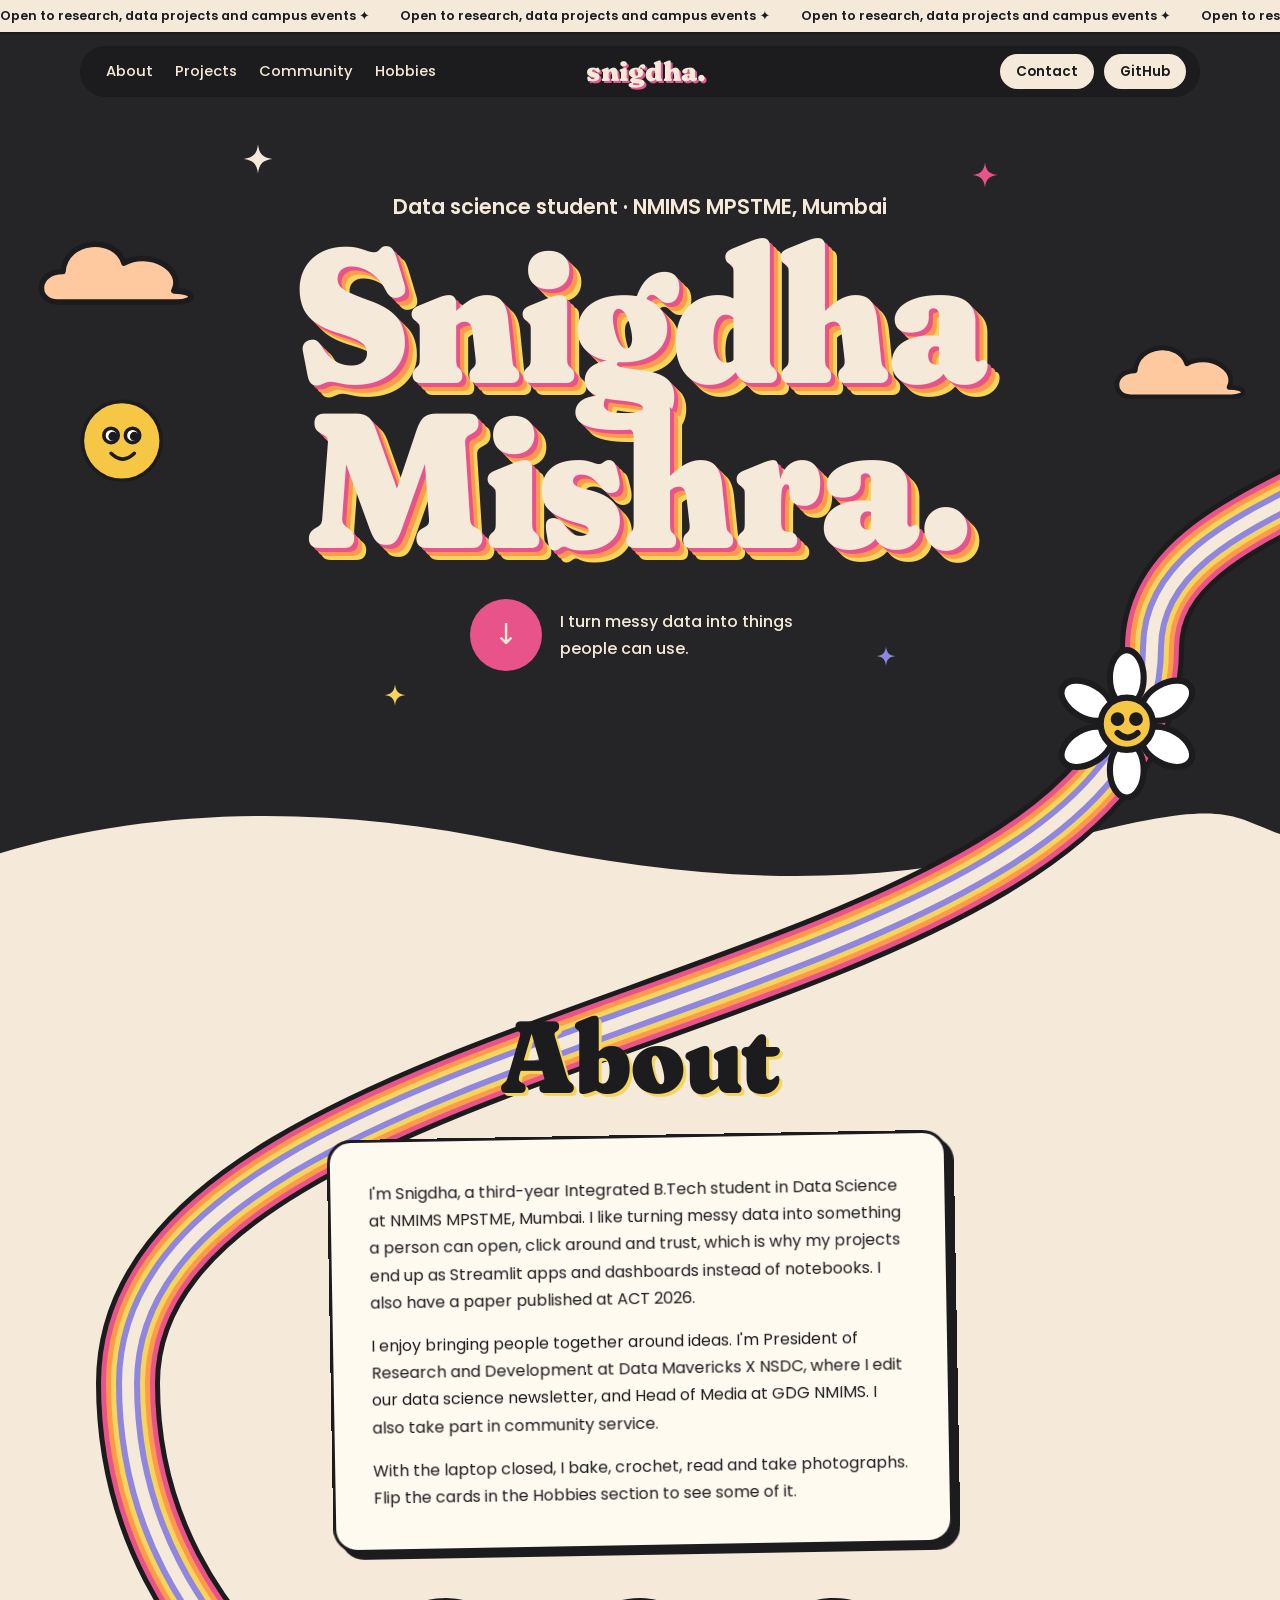
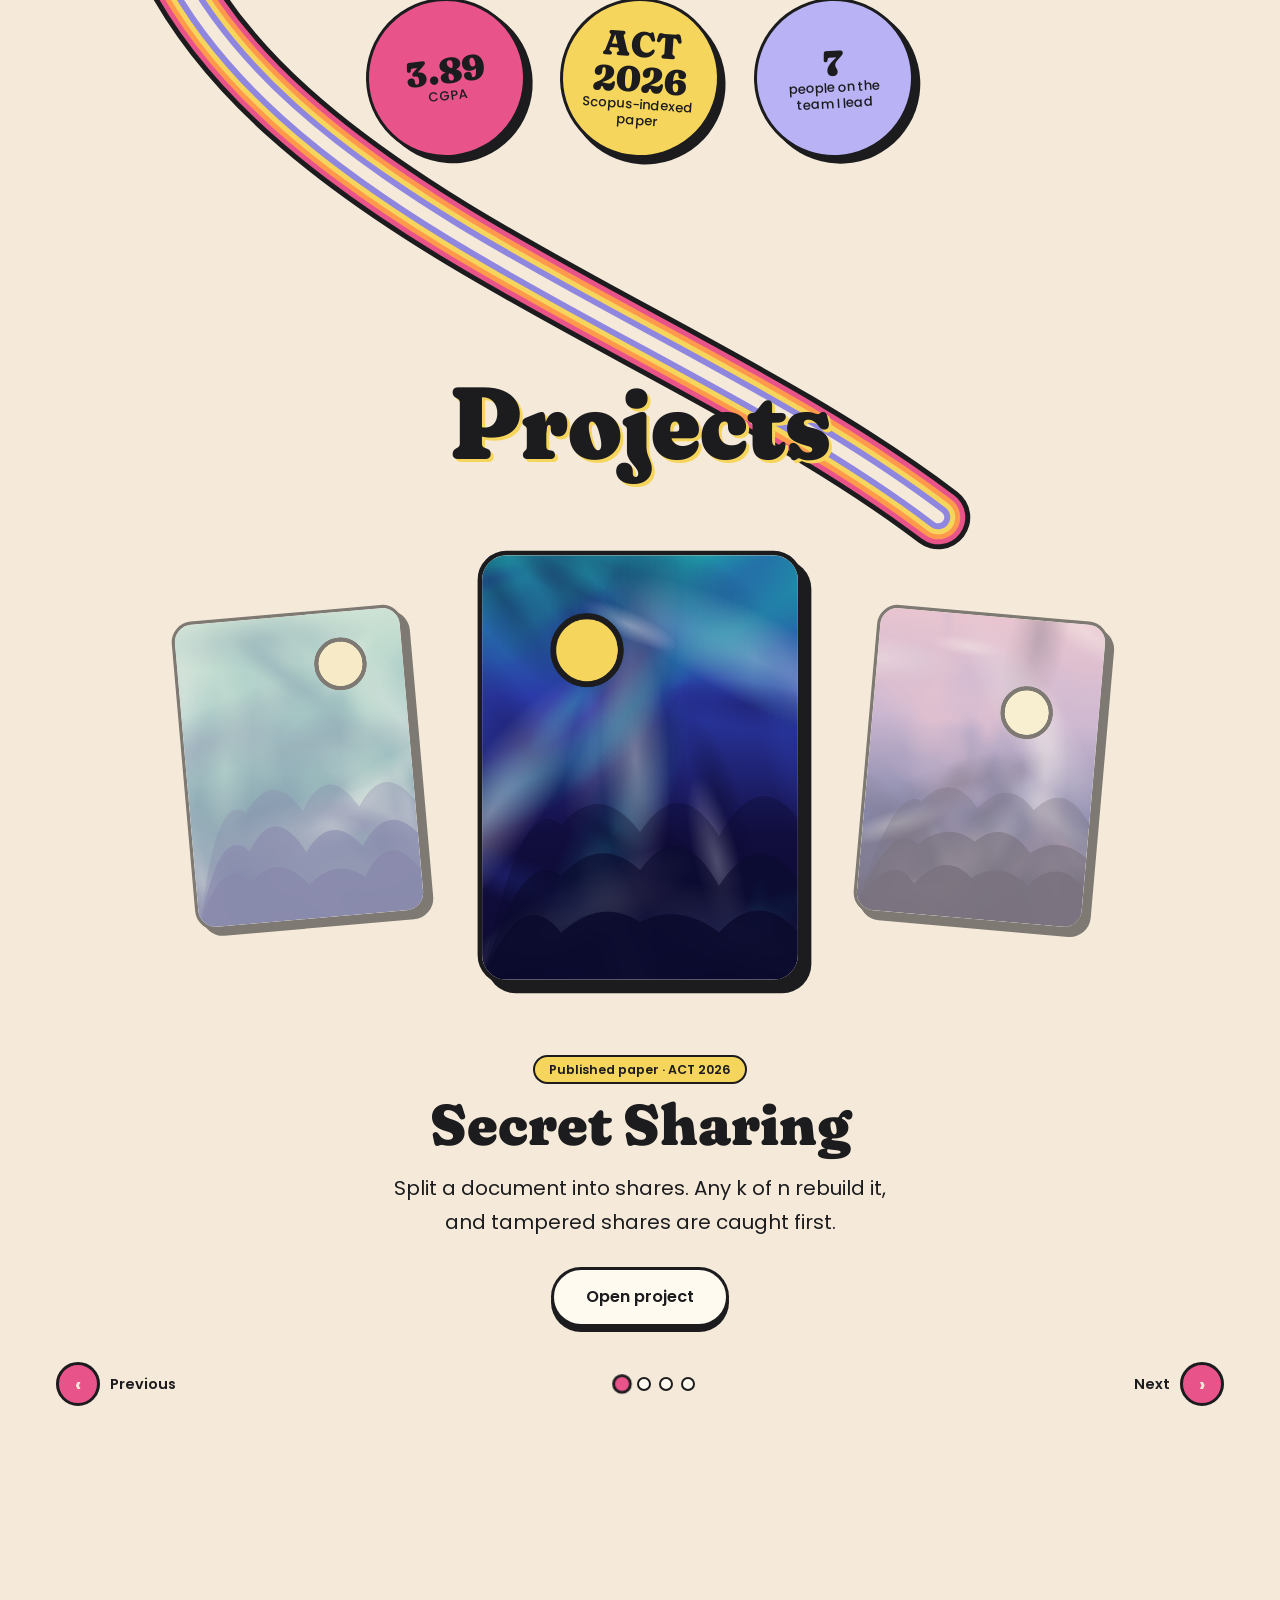
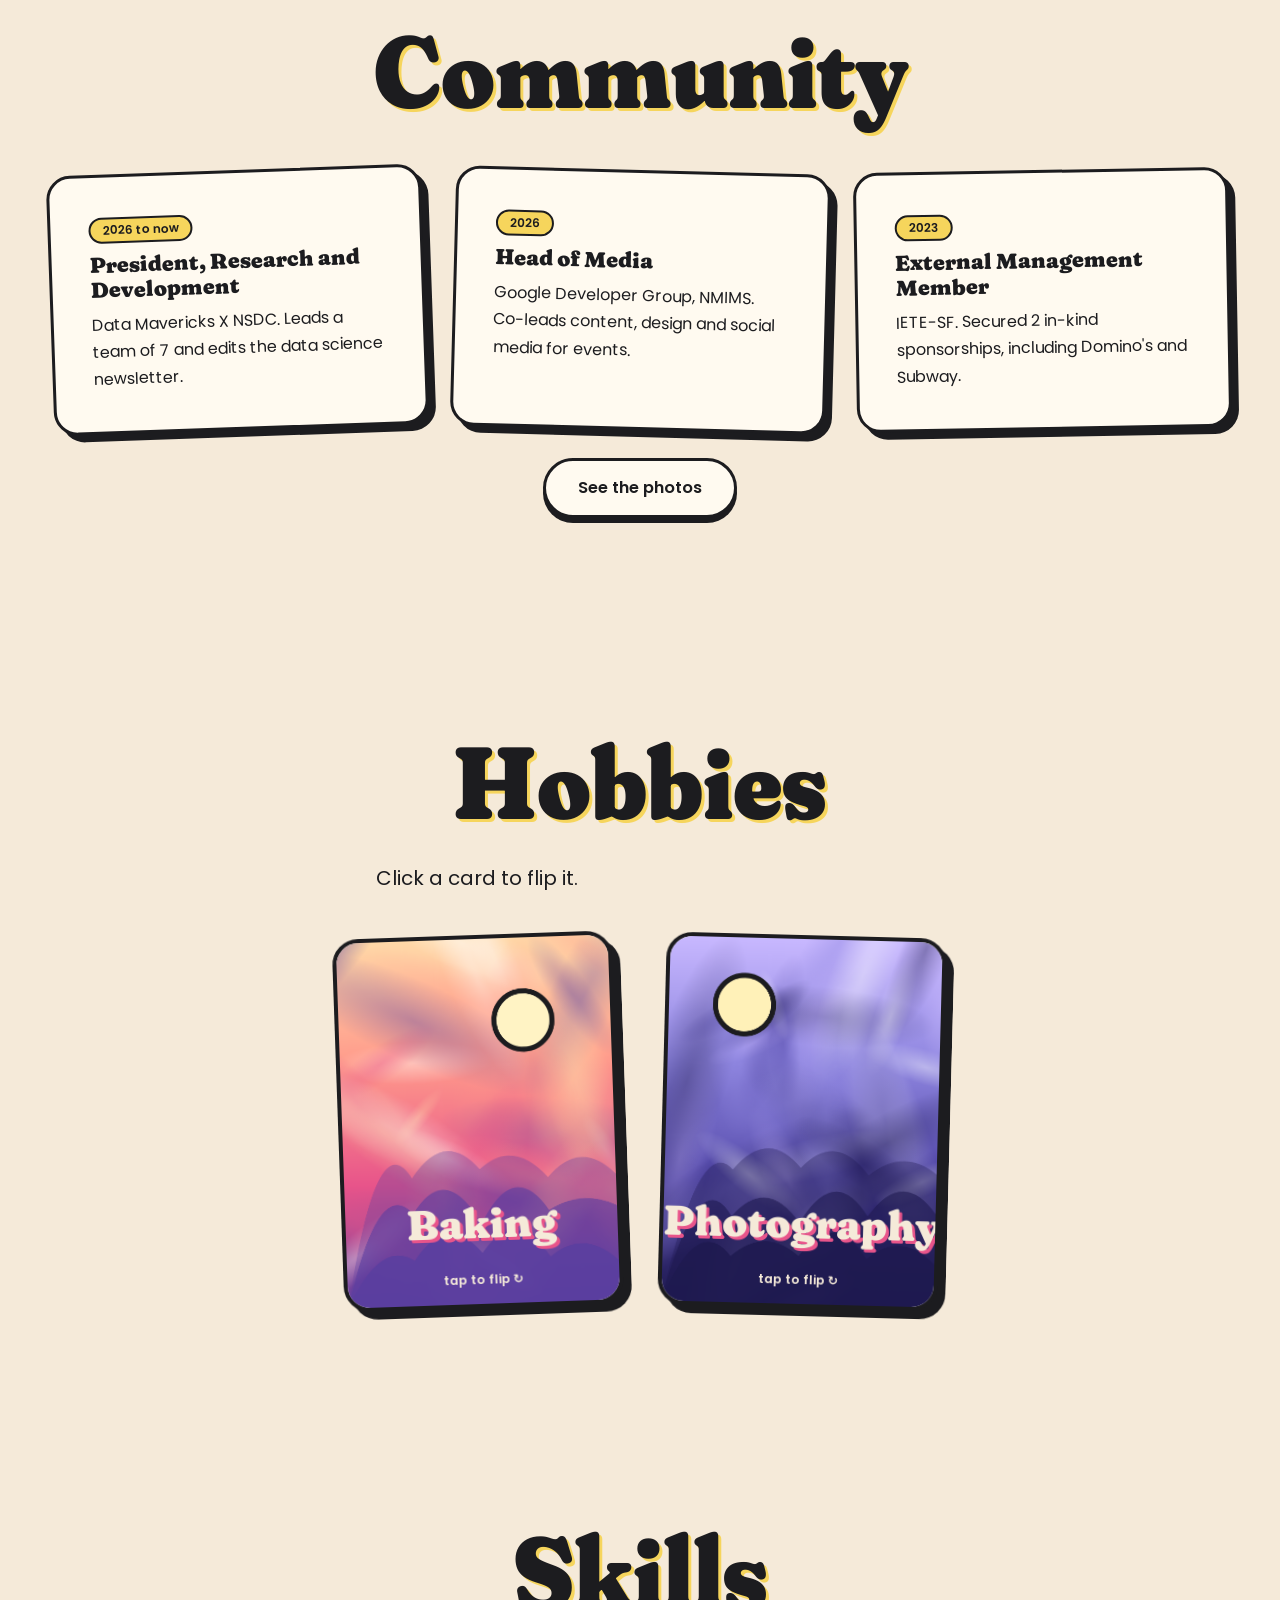
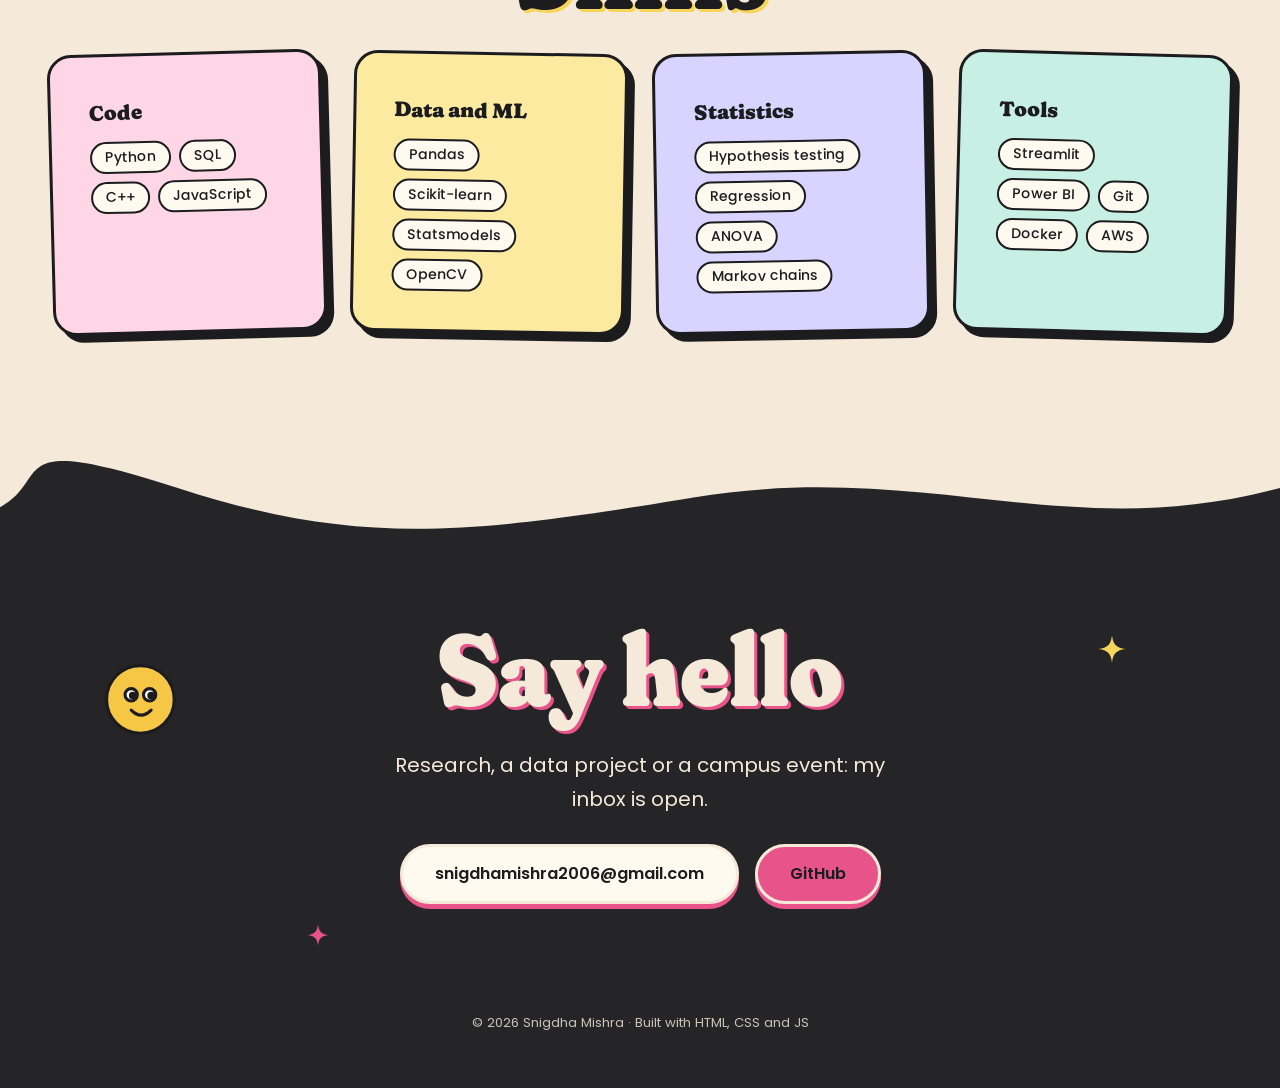
<file: index.html>
<!doctype html>
<html lang="en"><head><meta charset="utf-8"><meta name="viewport" content="width=device-width,initial-scale=1">
<title>Snigdha Mishra | Data Science Student</title>
<meta name="description" content="Portfolio of Snigdha Mishra: data science undergraduate at NMIMS MPSTME, researcher and student leader.">
<link rel="preconnect" href="https://fonts.googleapis.com"><link rel="preconnect" href="https://fonts.gstatic.com" crossorigin>
<link href="https://fonts.googleapis.com/css2?family=Fraunces:opsz,wght,SOFT,WONK@144,900,100,1&family=Poppins:wght@400;500;600&display=swap" rel="stylesheet">
<link rel="stylesheet" href="style.css"><link rel="icon" href="data:image/svg+xml,%3Csvg xmlns=%22http://www.w3.org/2000/svg%22 viewBox=%220 0 100 100%22%3E%3Ctext y=%22.9em%22 font-size=%2290%22%3E%E2%9C%A6%3C/text%3E%3C/svg%3E"></head>
<body>
<main>
<section class="sec hero" id="top">
<span class="p moon" data-s=".15" style="width:clamp(54px,7vw,92px)"><svg class="stk fl"><use href="#moon"/></svg></span>
<span class="p" data-s=".25" style="left:3%;top:24%;width:clamp(90px,13vw,190px);aspect-ratio:12/7"><svg class="stk dr"><use href="#cloud"/></svg></span>
<span class="p" data-s=".2" style="right:2%;top:36%;width:clamp(80px,11vw,160px);aspect-ratio:12/7"><svg class="stk dr" style="animation-direction:alternate-reverse"><use href="#cloud"/></svg></span>
<span class="p" data-s=".1" style="right:6%;bottom:11%;width:clamp(80px,12vw,170px)"><svg class="stk fl" style="animation-delay:-2s"><use href="#flower"/></svg></span>
<span class="p" data-s=".3" style="left:19%;top:16%;width:30px"><svg class="stk tw" style="color:var(--cream)"><use href="#star"/></svg></span>
<span class="p" data-s=".2" style="left:30%;top:76%;width:22px"><svg class="stk tw" style="color:var(--sun);--d:-.8s"><use href="#star"/></svg></span>
<span class="p" data-s=".35" style="right:22%;top:18%;width:26px"><svg class="stk tw" style="color:var(--pink);--d:-1.4s"><use href="#star"/></svg></span>
<span class="p" data-s=".1" style="right:30%;bottom:26%;width:20px"><svg class="stk tw" style="color:var(--lilac);--d:-2s"><use href="#star"/></svg></span>
<p class="when">Data science student · NMIMS MPSTME, Mumbai</p>
<h1 class="big" data-sp>Snigdha<br>Mishra.</h1>
<a class="cue" href="#about"><i>↓</i><span>I turn messy data into things people can use.</span></a>
<svg class="wave" viewBox="0 0 1440 120" preserveAspectRatio="none" aria-hidden="true"><path d="M0 120V70C180 20 380 20 580 60S980 110 1180 60 1380 30 1440 50V120Z"/></svg>
</section>

<section class="sec" id="about"><div class="wrap"><h2 class="mid" data-sp>About</h2>
<div class="panel" data-r style="--r:-1deg"><p>I'm Snigdha, a third-year Integrated B.Tech student in Data Science at NMIMS MPSTME, Mumbai. I like turning messy data into something a person can open, click around and trust, which is why my projects end up as Streamlit apps and dashboards instead of notebooks. I also have a paper published at ACT 2026.</p><p>I enjoy bringing people together around ideas. I'm President of Research and Development at Data Mavericks X NSDC, where I edit our data science newsletter, and Head of Media at GDG NMIMS. I also take part in community service.</p><p>With the laptop closed, I bake, crochet, read and take photographs. Flip the cards in the Hobbies section to see some of it.</p></div>
<div class="stats3"><div class="dial" data-r style="--r:-7deg;background:var(--pink)"><b>3.89</b>CGPA</div><div class="dial" data-r style="--r:4deg;background:var(--sun)"><b>ACT 2026</b>Scopus-indexed paper</div><div class="dial" data-r style="--r:-3deg;background:#b9b2f5"><b>7</b>people on the team I lead</div></div></div></section>

<section class="sec" id="projects"><div class="wrap"><h2 class="mid" data-sp>Projects</h2><div id="posters"></div></div></section>

<section class="sec" id="community"><div class="wrap"><h2 class="mid" data-sp>Community</h2>
<div class="roles">
<div class="panel" data-r style="--r:-2deg"><span class="w">2026 to now</span><h3>President, Research and Development</h3><p>Data Mavericks X NSDC. Leads a team of 7 and edits the data science newsletter.</p></div>
<div class="panel" data-r style="--r:1.5deg"><span class="w">2026</span><h3>Head of Media</h3><p>Google Developer Group, NMIMS. Co-leads content, design and social media for events.</p></div>
<div class="panel" data-r style="--r:-1deg"><span class="w">2023</span><h3>External Management Member</h3><p>IETE-SF. Secured 2 in-kind sponsorships, including Domino's and Subway.</p></div></div>
<div class="row"><a class="btn" href="community.html">See the photos</a></div></div></section>

<section class="sec" id="hobbies"><div class="wrap"><h2 class="mid" data-sp>Hobbies</h2>
<p class="say">Click a card to flip it.</p>
<div class="hobs" id="hobs"></div></div></section>

<section class="sec" id="skills"><div class="wrap"><h2 class="mid" data-sp>Skills</h2>
<div class="skills">
<div class="panel" data-r style="--r:-1.5deg"><h3>Code</h3><ul class="chips"><li>Python</li><li>SQL</li><li>C++</li><li>JavaScript</li></ul></div>
<div class="panel" data-r style="--r:1deg"><h3>Data and ML</h3><ul class="chips"><li>Pandas</li><li>Scikit-learn</li><li>Statsmodels</li><li>OpenCV</li></ul></div>
<div class="panel" data-r style="--r:-1deg"><h3>Statistics</h3><ul class="chips"><li>Hypothesis testing</li><li>Regression</li><li>ANOVA</li><li>Markov chains</li></ul></div>
<div class="panel" data-r style="--r:1.5deg"><h3>Tools</h3><ul class="chips"><li>Streamlit</li><li>Power BI</li><li>Git</li><li>Docker</li><li>AWS</li></ul></div>
</div></div></section>

<section class="sec cta" id="contact">
<svg class="wave top" viewBox="0 0 1440 120" preserveAspectRatio="none" aria-hidden="true"><path d="M0 0H1440V50C1200 110 1040 20 780 60S400 110 200 50 60 40 0 70Z"/></svg>
<span class="p" data-s="-.05" style="left:8%;top:34%;width:clamp(50px,6vw,80px)"><svg class="stk fl"><use href="#moon"/></svg></span>
<span class="p" style="right:12%;top:30%;width:28px"><svg class="stk tw" style="color:var(--sun)"><use href="#star"/></svg></span>
<span class="p" style="left:24%;bottom:22%;width:22px"><svg class="stk tw" style="color:var(--pink);--d:-1s"><use href="#star"/></svg></span>
<div class="wrap"><h2 class="mid" data-sp>Say hello</h2><p class="say">Research, a data project or a campus event: my inbox is open.</p>
<div class="row"><a class="btn" href="mailto:snigdhamishra2006@gmail.com">snigdhamishra2006@gmail.com</a><a class="btn ghost" href="https://github.com/Snigdha4413" target="_blank" rel="noopener">GitHub</a></div>
<p class="foot">© 2026 Snigdha Mishra · Built with HTML, CSS and JS</p></div></section>
</main>
<script src="art.js"></script><script src="projects.js"></script>
<script>
const deck=document.getElementById('posters');
deck.innerHTML=`<div class="deck">${PROJECTS.map(p=>`<div class="card"><canvas data-seed="${p.seed}" data-pal='${JSON.stringify(p.pal)}' role="img" aria-label="Painted art for ${p.title}"></canvas></div>`).join('')}</div><div class="info"><p class="eye" id="pt"></p><h3 id="pn"></h3><p class="say" id="pb"></p><div class="row"><a class="btn" id="po">Open project</a></div></div><div class="ctrl2"><button class="pb" id="pprev"><b>‹</b>Previous</button><span id="pdash" style="display:flex;gap:8px"></span><button class="pb" id="pnext">Next<b>›</b></button></div>`;
Art.posters();
const cards=[...deck.querySelectorAll('.card')],pd=document.getElementById('pdash');let pk=0;
cards.forEach((c,i)=>{c.onclick=()=>pick(i);const b=document.createElement('button');b.className='dot';b.setAttribute('aria-label','Project '+(i+1));b.onclick=()=>pick(i);pd.appendChild(b)});
function pick(i){const n=cards.length;pk=(i+n)%n;
 cards.forEach((c,j)=>{const d=(j-pk+n)%n;c.className='card '+(d===0?'cur flip':d===1?'nx':d===n-1?'pv':'off')});
 [...pd.children].forEach((d,j)=>d.classList.toggle('on',j===pk));const p=PROJECTS[pk];
 pt.textContent=p.tag;pn.textContent=p.title;pb.textContent=p.blurb;po.href='project.html?p='+p.id}
pprev.onclick=()=>pick(pk-1);pnext.onclick=()=>pick(pk+1);pick(0);
/* Hobby flip cards. Photos live in photos/ ; a painted placeholder shows until a file exists. */
const HOBBIES=[
 {name:'Baking',pal:'a',photos:[
  {src:'photos/baking-1.jpg',note:'Whipped cream, one unbroken zigzag of strawberry compote and a piped border. The swirl is a single continuous line.'},
  {src:'photos/baking-2.jpg',note:'A jack-o\u2019-lantern cake: the eyes and nose are cut-out black triangles, and the stem is a piped green flower.'}]},
 /* Add back when you have photos + a real note (put photos/crochet-1.jpg, photos/books-1.jpg):
 {name:'Crochet',pal:'b',photos:[
  {src:'photos/crochet-1.jpg',note:'Add a crochet photo here, plus how long it took or who it was made for.'}]},
 {name:'Books',pal:'c',photos:[
  {src:'photos/books-1.jpg',note:'Add a favourite read here and why it stuck with you.'}]},
 */
 {name:'Photography',pal:'d',photos:[
  {src:'photos/photo-1.jpg',note:'Low tide, a sinking sun and a few strangers wading through the shallows. The silhouettes tell the story.'},
  {src:'photos/photo-2.jpg',note:'Pangong Lake, Ladakh. The water is so clear you can count the pebbles on the lakebed.'}]}
];
const hobs=document.getElementById('hobs');
hobs.innerHTML=HOBBIES.map((h,i)=>`<div class="hob" data-r style="--r:${[-2,1.5,-1,2][i%4]}deg" tabindex="0" role="button" aria-label="Flip the ${h.name} card"><div class="hin">
<div class="hf front"><canvas></canvas><h3>${h.name}</h3><span class="hint">tap to flip \u21bb</span></div>
<div class="hf back"><div class="ph"></div><p class="note"></p><div class="hnav"><button class="hp" aria-label="Previous photo">\u2039</button><span class="hc"></span><button class="hn" aria-label="Next photo">\u203a</button></div></div></div></div>`).join('');
[...hobs.children].forEach((el,i)=>{
 const h=HOBBIES[i],pal=Art.P[h.pal],ph=el.querySelector('.ph'),note=el.querySelector('.note'),hc=el.querySelector('.hc');
 Art.render(el.querySelector('.front canvas'),pal,i+70,540,720);
 const imgs=h.photos.map((p,k)=>{
  const w=document.createElement('div');w.className='hs';
  const c=document.createElement('canvas');Art.render(c,pal,i*9+k+5,540,500);w.appendChild(c);
  const im=new Image();im.alt=h.name+': '+p.note;im.src=p.src;im.onerror=()=>im.remove();w.appendChild(im);
  ph.appendChild(w);return w});
 let k=0;
 const showPhoto=n=>{k=(n+imgs.length)%imgs.length;imgs.forEach((w,j)=>w.style.display=j===k?'block':'none');
  note.textContent=h.photos[k].note;hc.textContent=(k+1)+' / '+imgs.length};
 showPhoto(0);
 if(imgs.length<2)el.querySelector('.hnav').style.visibility='hidden';
 el.querySelector('.hp').onclick=e=>{e.stopPropagation();showPhoto(k-1)};
 el.querySelector('.hn').onclick=e=>{e.stopPropagation();showPhoto(k+1)};
 const flip=()=>el.classList.toggle('flipped');
 el.onclick=flip;el.onkeydown=e=>{if(e.target===el&&(e.key==='Enter'||e.key===' ')){e.preventDefault();flip()}};
});
Art.page();
</script></body></html>
</file>
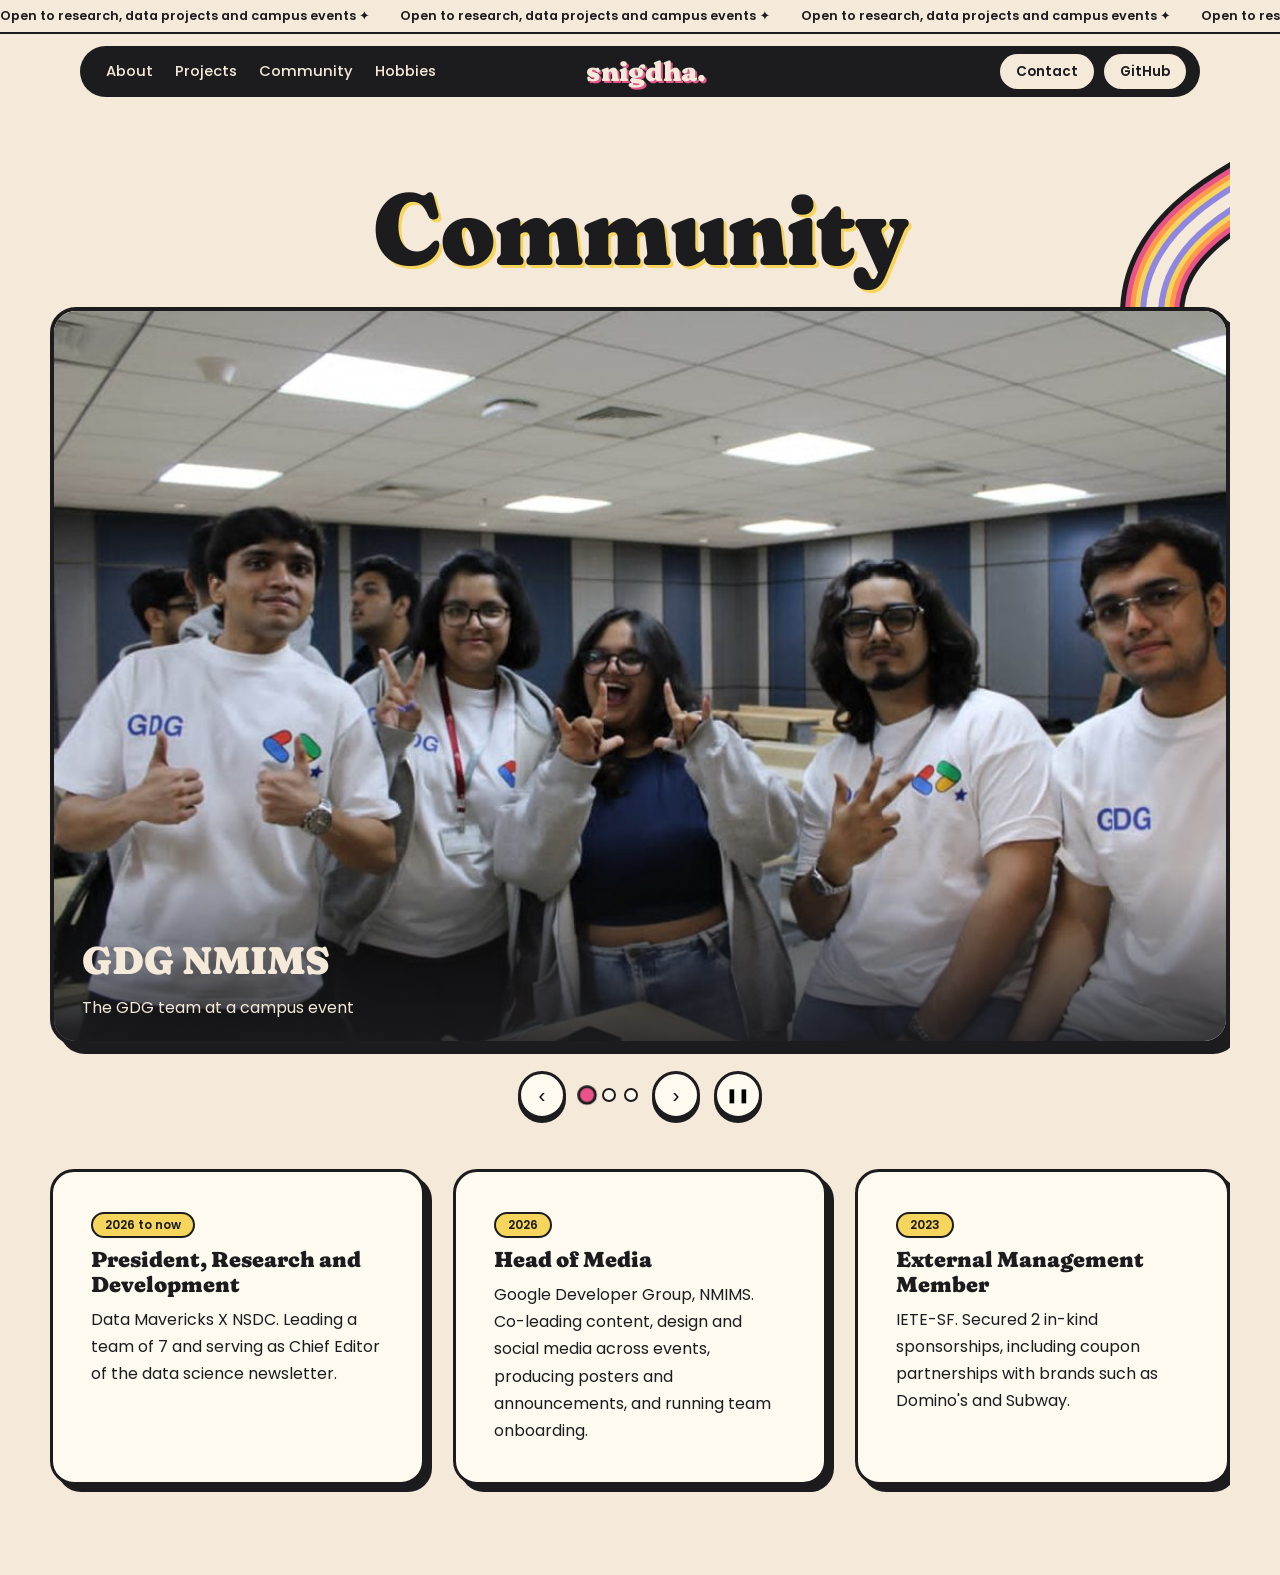
<file: community.html>
<!doctype html>
<html lang="en"><head><meta charset="utf-8"><meta name="viewport" content="width=device-width,initial-scale=1"><title>Community | Snigdha Mishra</title>
<link href="https://fonts.googleapis.com/css2?family=Fraunces:opsz,wght,SOFT,WONK@144,900,100,1&family=Poppins:wght@400;500;600&display=swap" rel="stylesheet"><link rel="stylesheet" href="style.css"><link rel="icon" href="data:image/svg+xml,%3Csvg xmlns=%22http://www.w3.org/2000/svg%22 viewBox=%220 0 100 100%22%3E%3Ctext y=%22.9em%22 font-size=%2290%22%3E%E2%9C%A6%3C/text%3E%3C/svg%3E"></head>
<body>

<main class="wrap"><section class="chap"><h1 class="mid" data-sp>Community</h1>
<div class="show" id="show" aria-roledescription="carousel" aria-label="Community photos"><div class="cap"><h3 id="ct"></h3><p id="cd"></p></div></div>
<div class="ctrl"><button id="pv" aria-label="Previous photo">‹</button><span id="dots"></span><button id="nx" aria-label="Next photo">›</button><button id="pp" aria-label="Pause slideshow">❚❚</button></div>
<div class="roles">
<div class="panel" data-r><p class="w">2026 to now</p><h3>President, Research and Development</h3><p>Data Mavericks X NSDC. Leading a team of 7 and serving as Chief Editor of the data science newsletter.</p></div>
<div class="panel" data-r><p class="w">2026</p><h3>Head of Media</h3><p>Google Developer Group, NMIMS. Co-leading content, design and social media across events, producing posters and announcements, and running team onboarding.</p></div>
<div class="panel" data-r><p class="w">2023</p><h3>External Management Member</h3><p>IETE-SF. Secured 2 in-kind sponsorships, including coupon partnerships with brands such as Domino's and Subway.</p></div>
</div></section></main>
<script src="art.js"></script>
<script>
/* Add your photos to the photos/ folder, then edit this list. Until a file exists, a painted slide shows instead. */
const SLIDES=[
 {src:'photos/gdg-1.jpg',t:'GDG NMIMS',d:'The GDG team at a campus event'},
 {src:'photos/community-1.jpg',t:'Community service',d:'Hand-painted classroom posters: Computer Lab, Phonetics and Prepositions'},
 {src:'photos/community-2.jpg',t:'Community service',d:'Children arranging alphabet cards on the floor'}
 /* Add these back once you have photos:
 ,{src:'photos/data-mavericks-1.jpg',t:'Data Mavericks X NSDC',d:'The research and development team'}
 ,{src:'photos/iete-1.jpg',t:'IETE-SF',d:'Sponsorship and event management'} */
];
const show=document.getElementById('show'),dots=document.getElementById('dots'),pals=Object.values(Art.P),n=SLIDES.length;
const track=document.createElement('div');track.className='track';show.prepend(track);
let cur=0,timer,playing=true;
SLIDES.forEach((s,i)=>{const d=document.createElement('div');d.className='slide';
 const c=document.createElement('canvas');Art.render(c,pals[i%pals.length],i+50,720,450);d.appendChild(c);
 const im=new Image();im.alt=s.t+': '+s.d;im.src=s.src;im.onerror=()=>im.remove();d.appendChild(im);track.appendChild(d);
 const b=document.createElement('button');b.className='dot';b.setAttribute('aria-label','Photo '+(i+1));b.onclick=()=>go(i,1);dots.appendChild(b)});
function go(i,manual){cur=(i+n)%n;track.style.transform='translateX(-'+cur*100+'%)';
 [...dots.children].forEach((d,k)=>d.classList.toggle('on',k===cur));ct.textContent=SLIDES[cur].t;cd.textContent=SLIDES[cur].d;if(manual)play()}
function play(){clearInterval(timer);if(playing)timer=setInterval(()=>go(cur+1),4000)}
pv.onclick=()=>go(cur-1,1);nx.onclick=()=>go(cur+1,1);
pp.onclick=()=>{playing=!playing;pp.textContent=playing?'❚❚':'▶';pp.setAttribute('aria-label',playing?'Pause slideshow':'Play slideshow');play()};
show.onmouseenter=()=>clearInterval(timer);show.onmouseleave=play;
addEventListener('keydown',e=>{if(e.key==='ArrowLeft')go(cur-1,1);if(e.key==='ArrowRight')go(cur+1,1)});
go(0);play();Art.page();
</script></body></html>
</file>
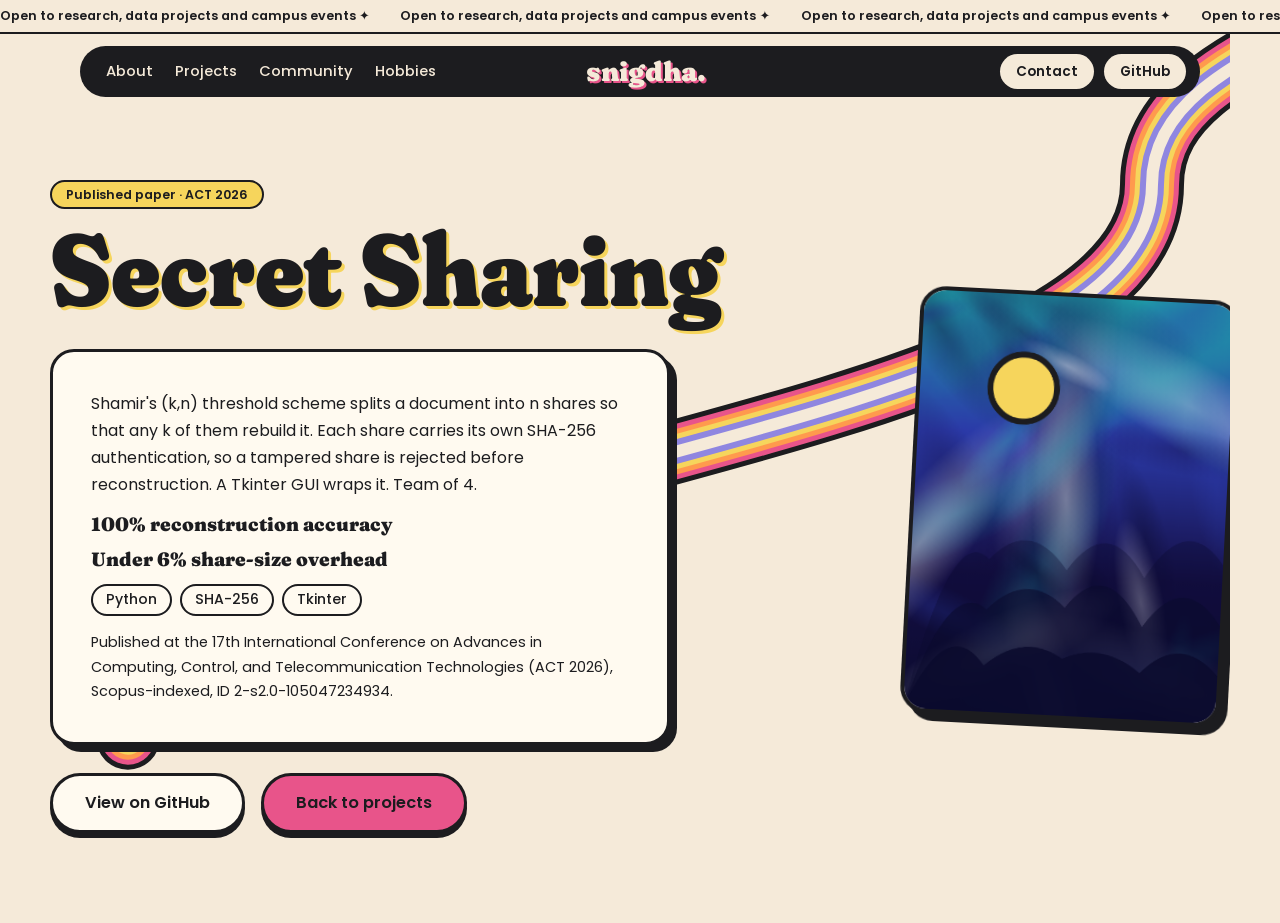
<file: project.html>
<!doctype html>
<html lang="en"><head><meta charset="utf-8"><meta name="viewport" content="width=device-width,initial-scale=1"><title>Project | Snigdha Mishra</title>
<link href="https://fonts.googleapis.com/css2?family=Fraunces:opsz,wght,SOFT,WONK@144,900,100,1&family=Poppins:wght@400;500;600&display=swap" rel="stylesheet"><link rel="stylesheet" href="style.css"><link rel="icon" href="data:image/svg+xml,%3Csvg xmlns=%22http://www.w3.org/2000/svg%22 viewBox=%220 0 100 100%22%3E%3Ctext y=%22.9em%22 font-size=%2290%22%3E%E2%9C%A6%3C/text%3E%3C/svg%3E"></head>
<body>

<main class="wrap"><section class="chap pgrid"><div id="p"></div><div class="card cur"><canvas id="pc" role="img" aria-label="Painted art for this project"></canvas></div></section></main>
<script src="art.js"></script><script src="projects.js"></script>
<script>
const id=new URLSearchParams(location.search).get('p'),p=PROJECTS.find(x=>x.id===id)||PROJECTS[0];
document.title=p.title+' | Snigdha Mishra';
document.getElementById('p').innerHTML=`<p class="eye">${p.tag}</p><h1 class="mid" data-sp>${p.title}</h1><div class="panel" data-r><p>${p.story}</p><ul class="stats">${p.stats.map(s=>`<li>${s}</li>`).join('')}</ul><ul class="chips">${p.stack.map(s=>`<li>${s}</li>`).join('')}</ul>${p.note?`<p style="margin-top:1em;font-size:.9rem">${p.note}</p>`:''}</div><div class="row">${(p.links||[{label:p.link?'View the project':'See it on GitHub',url:p.link||GH}]).map(l=>`<a class="btn" href="${l.url}" target="_blank" rel="noopener">${l.label}</a>`).join('')}<a class="btn ghost" href="index.html#projects">Back to projects</a></div>`;
Art.render(pc,p.pal,p.seed,540,720);Art.page();
</script></body></html>
</file>
<file: style.css>
:root{--ink:#1c1c1f;--dark:#252528;--cream:#f5ead9;--paper:#fffaf0;--pink:#e8548a;--orange:#ff9a4d;--sun:#f6d55c;--lilac:#8f86e0;--display:"Fraunces",Georgia,serif;--sans:"Poppins",system-ui,sans-serif}
*{box-sizing:border-box}html{scroll-behavior:smooth;overflow-x:clip}
body{margin:0;font:400 1rem/1.7 var(--sans);color:var(--ink);background:var(--cream);overflow-x:hidden}
h1,h2,h3,p,ul{margin:0}a{color:inherit}:focus-visible{outline:3px solid var(--pink);outline-offset:3px}
h1,h2,h3,.brand,.dial b{font-family:var(--display);font-weight:900;font-variation-settings:"SOFT" 100,"WONK" 1}
main{position:relative;overflow-x:clip}#rb{position:absolute;top:0;left:50%;transform:translateX(-50%);z-index:1;pointer-events:none;overflow:visible}
.wrap{width:min(1180px,100% - 40px);margin-inline:auto;position:relative;z-index:2}
.sec{position:relative;padding:12vh 0}.chap{position:relative;z-index:2;padding:20vh 0 10vh}
/* top ticker + nav */
.tick{position:fixed;inset:0 0 auto;height:34px;z-index:30;background:var(--cream);border-bottom:2px solid var(--ink);overflow:hidden;font-size:.8rem;font-weight:600;line-height:32px;white-space:nowrap}
.tick div{display:inline-block;animation:mq 45s linear infinite}.tick span{padding-right:2.4em}
@keyframes mq{to{transform:translateX(-50%)}}
.nav{position:fixed;top:46px;left:0;right:0;width:min(1120px,100% - 32px);margin:auto;z-index:29;display:grid;grid-template-columns:1fr auto 1fr;align-items:center;padding:8px 14px 8px 26px;background:var(--ink);color:var(--cream);border-radius:99px}
.nav nav{display:flex;gap:22px;align-items:center}.nav .nr{justify-content:flex-end;gap:10px}
.nav nav a:not(.pill){text-decoration:none;font-weight:500;font-size:.92rem}.nav nav a:not(.pill):hover{color:var(--sun)}
.brand{text-decoration:none;font-size:1.7rem;line-height:1;text-shadow:2px 2px 0 var(--pink)}
.pill{background:var(--cream);color:var(--ink);padding:6px 16px;border-radius:99px;font-weight:600;font-size:.85rem;text-decoration:none;transition:background .2s,transform .2s}.pill:hover{background:var(--sun);transform:rotate(-3deg) scale(1.06)}
/* type */
.when{font-weight:600;font-size:clamp(1rem,2vw,1.3rem);margin-bottom:6px}
.big{font-size:clamp(4rem,15vw,12.5rem);line-height:.86;color:var(--cream);text-shadow:4px 4px 0 var(--pink),8px 8px 0 var(--orange),12px 12px 0 var(--sun)}
.mid{font-size:clamp(2.8rem,8vw,6.5rem);line-height:.95;text-align:center;margin-bottom:30px;text-shadow:3px 3px 0 var(--sun)}
.cta .mid{color:var(--cream);text-shadow:3px 3px 0 var(--pink)}
.say{font-size:clamp(1rem,1.7vw,1.25rem);max-width:44ch;margin:18px auto 0}
.sp .w{display:inline-block}.sp .w span{display:inline-block;opacity:0}
.sp.in .w span{animation:pop .9s cubic-bezier(.3,1.4,.5,1) both;animation-delay:calc(var(--i)*55ms)}
@keyframes pop{0%{opacity:0;transform:translateY(70%) scale(.4) rotate(-14deg)}70%{opacity:1;transform:translateY(-6%) scale(1.08) rotate(3deg)}100%{opacity:1;transform:none}}
[data-r]{opacity:0;transform:translateY(50px) rotate(calc(var(--r,0deg) + 5deg)) scale(.9);transition:opacity .6s,transform .9s cubic-bezier(.34,1.56,.64,1)}
[data-r].in{opacity:1;transform:rotate(var(--r,0deg))}
.eye{display:inline-block;background:var(--sun);border:2px solid var(--ink);border-radius:99px;padding:2px 14px;font-size:.78rem;font-weight:600;margin-bottom:12px}
/* hero + sections */
.hero{min-height:100vh;display:flex;flex-direction:column;align-items:center;justify-content:center;text-align:center;padding:150px 0 190px;color:var(--cream)}
.hero::before,.cta::before{content:"";position:absolute;inset:0;background:var(--dark);z-index:-1}
.hero>*:not(.p):not(.wave){position:relative;z-index:2}.hero .btn{margin-top:34px}
.wave{position:absolute;left:0;width:100%;height:clamp(60px,9vw,130px);fill:var(--cream);bottom:-1px;z-index:0;pointer-events:none}.wave.top{top:-1px;bottom:auto}
.cta{padding:20vh 0 6vh;text-align:center;color:var(--cream)}.cta .row{justify-content:center}
.moon{left:6%;top:44%}.p{position:absolute;z-index:2;aspect-ratio:1;pointer-events:none}.stk{display:block;width:100%;height:100%;overflow:visible}
.fl{animation:flt 5s ease-in-out infinite}.tw{animation:tw 2.6s ease-in-out infinite;animation-delay:var(--d,0s)}.dr{animation:dr 14s ease-in-out infinite alternate}
@keyframes flt{50%{transform:translateY(-16px) rotate(5deg)}}@keyframes tw{50%{transform:scale(.45) rotate(45deg);opacity:.5}}@keyframes dr{to{transform:translateX(50px)}}
.cue{z-index:2;display:flex;gap:18px;align-items:center;text-align:left;max-width:340px;margin-top:38px;text-decoration:none;font-weight:500}
.cue i{flex:none;width:72px;height:72px;border-radius:50%;background:var(--pink);display:grid;place-items:center;font-size:1.8rem;font-style:normal;color:var(--cream);transition:transform .3s;animation:flt 2.4s ease-in-out infinite}.cue:hover i{transform:scale(1.15) rotate(-10deg)}
.panel{background:var(--paper);border:3px solid var(--ink);border-radius:24px;box-shadow:7px 7px 0 var(--ink);padding:clamp(22px,4vw,38px);max-width:62ch;margin-inline:auto}
.panel p+p{margin-top:1em}
.btn{display:inline-block;padding:13px 32px;border-radius:99px;background:var(--paper);color:var(--ink);border:3px solid var(--ink);font-weight:600;font-size:1.02rem;text-decoration:none;box-shadow:0 5px 0 var(--ink);cursor:pointer;transition:transform .2s,box-shadow .2s,background .2s}
.btn:hover{transform:translateY(-4px) rotate(-1.5deg);box-shadow:0 9px 0 var(--ink);background:var(--sun)}.btn:active{transform:translateY(3px);box-shadow:0 2px 0 var(--ink)}
.btn.ghost{background:var(--pink)}.btn.ghost:hover{background:var(--orange)}
.cta .btn,.hero .btn{border-color:var(--cream);box-shadow:0 5px 0 var(--pink)}.cta .btn:hover,.hero .btn:hover{box-shadow:0 9px 0 var(--pink)}
.row{display:flex;gap:16px;flex-wrap:wrap;margin-top:28px}.sec .row{justify-content:center}
.stats3{display:flex;justify-content:center;gap:clamp(16px,3vw,34px);flex-wrap:wrap;margin-top:50px}
.dial{width:160px;aspect-ratio:1;border-radius:50%;border:3px solid var(--ink);box-shadow:6px 6px 0 var(--ink);display:flex;flex-direction:column;align-items:center;justify-content:center;text-align:center;line-height:1.2;padding:12px;font-size:.82rem;font-weight:500}.dial b{font-size:2.2rem;line-height:1}
.dial:hover{transform:rotate(0) scale(1.1)}
.roles,.skills{display:grid;grid-template-columns:repeat(auto-fit,minmax(250px,1fr));gap:28px;margin-top:20px}
.roles .panel,.skills .panel{max-width:none}.roles h3{font-size:1.35rem;line-height:1.15;margin-bottom:8px}
.roles .w{display:inline-block;background:var(--sun);border:2px solid var(--ink);border-radius:99px;padding:1px 12px;font-size:.75rem;font-weight:600;margin-bottom:10px}
.skills h3{font-size:1.3rem;margin-bottom:4px}.skills .panel:nth-child(1){background:#ffd6e5}.skills .panel:nth-child(2){background:#fbeaa0}.skills .panel:nth-child(3){background:#d8d3ff}.skills .panel:nth-child(4){background:#c8efe3}
.chips{list-style:none;padding:0;display:flex;flex-wrap:wrap;gap:8px;margin-top:12px}.chips li{padding:2px 13px;border-radius:99px;border:2px solid var(--ink);background:var(--paper);font-size:.88rem;font-weight:500;transition:transform .2s}.chips li:hover{transform:rotate(-4deg) scale(1.08)}
.stats{list-style:none;padding:0;margin-top:14px}.stats li{font:900 1.2rem/1.3 var(--display);margin-top:10px}
.foot{margin-top:12vh;font-size:.82rem;opacity:.8}
/* project cards */
.deck{display:flex;justify-content:center;align-items:center;gap:clamp(10px,4vw,60px);height:min(62vh,520px);margin:4vh 0 3vh;perspective:1200px}
.card{flex:none;width:min(290px,27vw);aspect-ratio:3/4;border:4px solid var(--ink);border-radius:26px;overflow:hidden;box-shadow:8px 8px 0 var(--ink);background:var(--paper);cursor:pointer;transition:transform .7s cubic-bezier(.34,1.4,.5,1),opacity .7s,filter .7s}
.card canvas{display:block;width:100%;height:100%}
.card.pv,.card.nx{opacity:.55;filter:saturate(.7);transform:scale(.8) rotate(var(--t,-5deg))}.card.nx{--t:5deg;order:2}.card.pv{order:0}.card.cur{order:1;transform:scale(1.12);z-index:2}.card.off{display:none}
.card.flip{animation:flip .9s cubic-bezier(.3,1.3,.5,1)}@keyframes flip{from{transform:scale(1.12) rotateY(100deg)}to{transform:scale(1.12) rotateY(0)}}
.info{display:flex;flex-direction:column;align-items:center;text-align:center}.info h3{font-size:clamp(2rem,5vw,3.6rem);line-height:1}
.ctrl2{display:flex;justify-content:space-between;align-items:center;margin-top:34px}
.pb{background:none;border:0;font:600 .9rem var(--sans);cursor:pointer;display:flex;gap:10px;align-items:center;color:var(--ink)}
.pb b{width:44px;height:44px;background:var(--pink);color:var(--cream);border:3px solid var(--ink);border-radius:50%;display:grid;place-items:center;font-size:1.2rem;transition:transform .2s}.pb:hover b{transform:scale(1.15) rotate(-8deg)}
.dot{width:14px;height:14px;border-radius:50%;background:var(--paper);border:2px solid var(--ink);padding:0;cursor:pointer;transition:transform .2s}.dot.on{background:var(--pink);transform:scale(1.4)}
.pgrid{display:grid;grid-template-columns:1fr minmax(220px,320px);gap:clamp(30px,6vw,80px);align-items:center}.pgrid .mid{text-align:left}.pgrid .card{width:100%;cursor:default;--r:3deg;transform:rotate(3deg)}.pgrid .panel{margin:0}
/* community slideshow */
.show{position:relative;border:4px solid var(--ink);border-radius:26px;overflow:hidden;aspect-ratio:16/10;box-shadow:9px 9px 0 var(--ink);background:var(--paper)}
.track{display:flex;height:100%;transition:transform .9s cubic-bezier(.6,0,.2,1)}
.slide{position:relative;flex:0 0 100%}.slide canvas,.slide img{position:absolute;inset:0;width:100%;height:100%;object-fit:cover}
.cap{position:absolute;left:0;right:0;bottom:0;z-index:2;padding:60px 28px 20px;color:var(--cream);background:linear-gradient(transparent,rgba(28,28,31,.85))}.cap h3{font-size:clamp(1.5rem,3.6vw,2.4rem)}
.ctrl{display:flex;align-items:center;justify-content:center;gap:14px;margin:26px 0 10px}
.ctrl button:not(.dot){width:48px;height:48px;border-radius:50%;border:3px solid var(--ink);background:var(--paper);font-size:1.3rem;cursor:pointer;box-shadow:0 4px 0 var(--ink);transition:transform .2s,background .2s}.ctrl button:not(.dot):hover{background:var(--sun);transform:translateY(-3px)}#pp{font-size:.9rem!important}#dots{display:flex;gap:8px;align-items:center}
.roles{margin-top:50px}
/* hobby flip cards */
.hobs{display:grid;grid-template-columns:repeat(auto-fit,minmax(230px,280px));justify-content:center;gap:clamp(24px,4vw,44px);margin-top:40px}
.hob{perspective:1100px;aspect-ratio:3/4;cursor:pointer}
.hin{position:relative;width:100%;height:100%;transform-style:preserve-3d;transition:transform .8s cubic-bezier(.34,1.3,.5,1)}
.hob.flipped .hin{transform:rotateY(180deg)}
.hf{position:absolute;inset:0;backface-visibility:hidden;-webkit-backface-visibility:hidden;border:4px solid var(--ink);border-radius:26px;overflow:hidden;box-shadow:8px 8px 0 var(--ink);background:var(--paper)}
.front canvas{display:block;width:100%;height:100%}
.front h3{position:absolute;left:0;right:0;bottom:46px;text-align:center;font-size:clamp(1.8rem,4vw,2.6rem);color:var(--cream);text-shadow:3px 3px 0 var(--pink)}
.hint{position:absolute;left:0;right:0;bottom:14px;text-align:center;font-size:.78rem;font-weight:600;color:var(--cream)}
.back{transform:rotateY(180deg);display:flex;flex-direction:column}
.ph{position:relative;flex:1;border-bottom:3px solid var(--ink);min-height:0}
.hs{position:absolute;inset:0}.hs canvas,.hs img{position:absolute;inset:0;width:100%;height:100%;object-fit:cover}
.note{padding:12px 16px 4px;font-size:.88rem;line-height:1.5}
.hnav{display:flex;align-items:center;justify-content:center;gap:12px;padding:6px 0 12px;font-size:.8rem;font-weight:600}
.hnav button{width:34px;height:34px;border-radius:50%;border:2px solid var(--ink);background:var(--sun);cursor:pointer;font-size:1rem}
.hob:focus-visible{outline-offset:6px}
@media(max-width:760px){.moon{left:4%;top:14%}.when{padding:0 22px;font-size:.95rem}.nav .nl{display:none}.nav{grid-template-columns:1fr auto;padding-left:20px}.cue{max-width:300px;gap:14px}.cue i{width:58px;height:58px}.hero{padding-bottom:150px}.card{width:42vw}.card.pv,.card.nx{transform:scale(.7)}.deck{gap:0}.pgrid{grid-template-columns:1fr}.pgrid .card{width:60%;justify-self:center}.big{text-shadow:3px 3px 0 var(--pink),6px 6px 0 var(--orange)}}
@media(prefers-reduced-motion:reduce){*{animation:none!important;transition:none!important;scroll-behavior:auto!important}.sp .w span{opacity:1!important}[data-r]{opacity:1;transform:rotate(var(--r,0deg))}}
</file>
